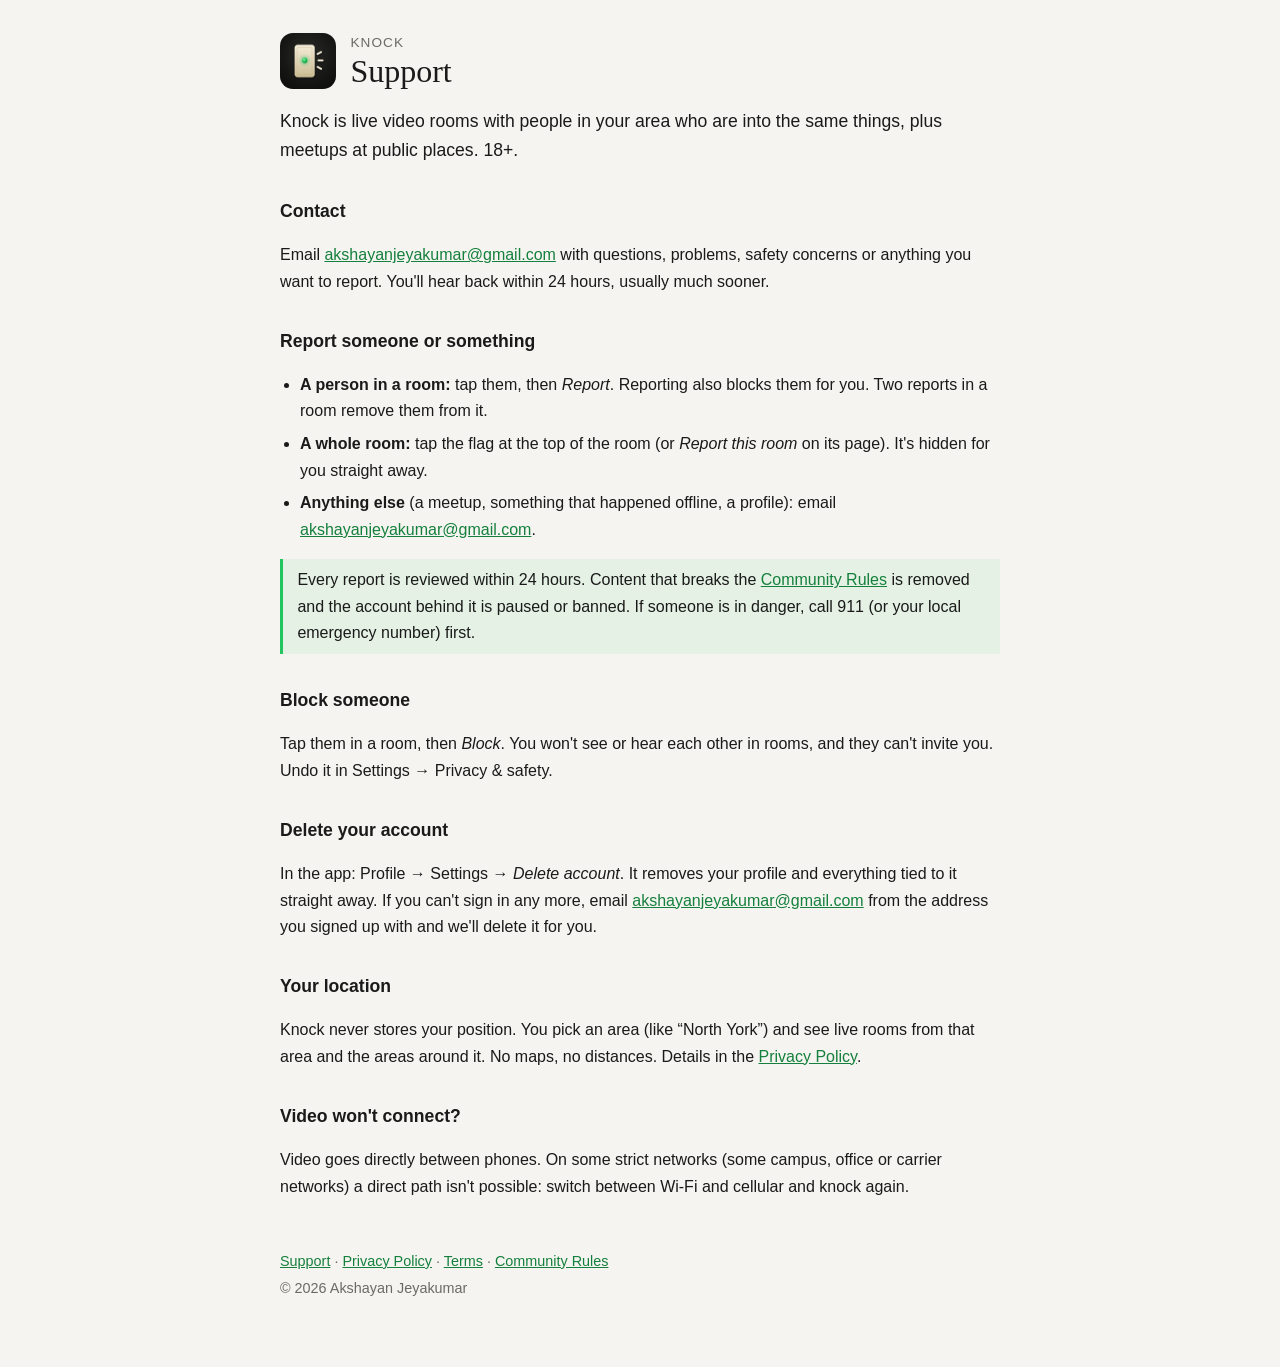
<file: index.html>
<!doctype html>
<html lang="en">
<head>
<meta charset="utf-8">
<meta name="viewport" content="width=device-width, initial-scale=1">
<title>Support · Knock</title>
<link rel="icon" href="icon.png">
<link rel="stylesheet" href="style.css">
</head>
<body>
<header><a href="./" class="mark"><img src="icon.png" alt="" width="56" height="56"></a><div><p class="app">Knock</p><h1>Support</h1></div></header>

<p class="lede">Knock is live video rooms with people in your area who are into the same things, plus meetups at public places. 18+.</p>
<h2>Contact</h2>
<p>Email <a href="mailto:akshayanjeyakumar@gmail.com">akshayanjeyakumar@gmail.com</a> with questions, problems, safety concerns or anything you want to report. You'll hear back within 24 hours, usually much sooner.</p>
<h2>Report someone or something</h2>
<ul>
<li><strong>A person in a room:</strong> tap them, then <em>Report</em>. Reporting also blocks them for you. Two reports in a room remove them from it.</li>
<li><strong>A whole room:</strong> tap the flag at the top of the room (or <em>Report this room</em> on its page). It's hidden for you straight away.</li>
<li><strong>Anything else</strong> (a meetup, something that happened offline, a profile): email <a href="mailto:akshayanjeyakumar@gmail.com">akshayanjeyakumar@gmail.com</a>.</li>
</ul>
<p class="note">Every report is reviewed within 24 hours. Content that breaks the <a href="rules.html">Community Rules</a> is removed and the account behind it is paused or banned. If someone is in danger, call 911 (or your local emergency number) first.</p>
<h2>Block someone</h2>
<p>Tap them in a room, then <em>Block</em>. You won't see or hear each other in rooms, and they can't invite you. Undo it in Settings → Privacy &amp; safety.</p>
<h2>Delete your account</h2>
<p>In the app: Profile → Settings → <em>Delete account</em>. It removes your profile and everything tied to it straight away. If you can't sign in any more, email <a href="mailto:akshayanjeyakumar@gmail.com">akshayanjeyakumar@gmail.com</a> from the address you signed up with and we'll delete it for you.</p>
<h2>Your location</h2>
<p>Knock never stores your position. You pick an area (like “North York”) and see live rooms from that area and the areas around it. No maps, no distances. Details in the <a href="privacy.html">Privacy Policy</a>.</p>
<h2>Video won't connect?</h2>
<p>Video goes directly between phones. On some strict networks (some campus, office or carrier networks) a direct path isn't possible: switch between Wi-Fi and cellular and knock again.</p>

<footer><a href="./">Support</a> · <a href="privacy.html">Privacy Policy</a> · <a href="terms.html">Terms</a> · <a href="rules.html">Community Rules</a><br>© 2026 Akshayan Jeyakumar</footer>
</body>
</html>
</file>
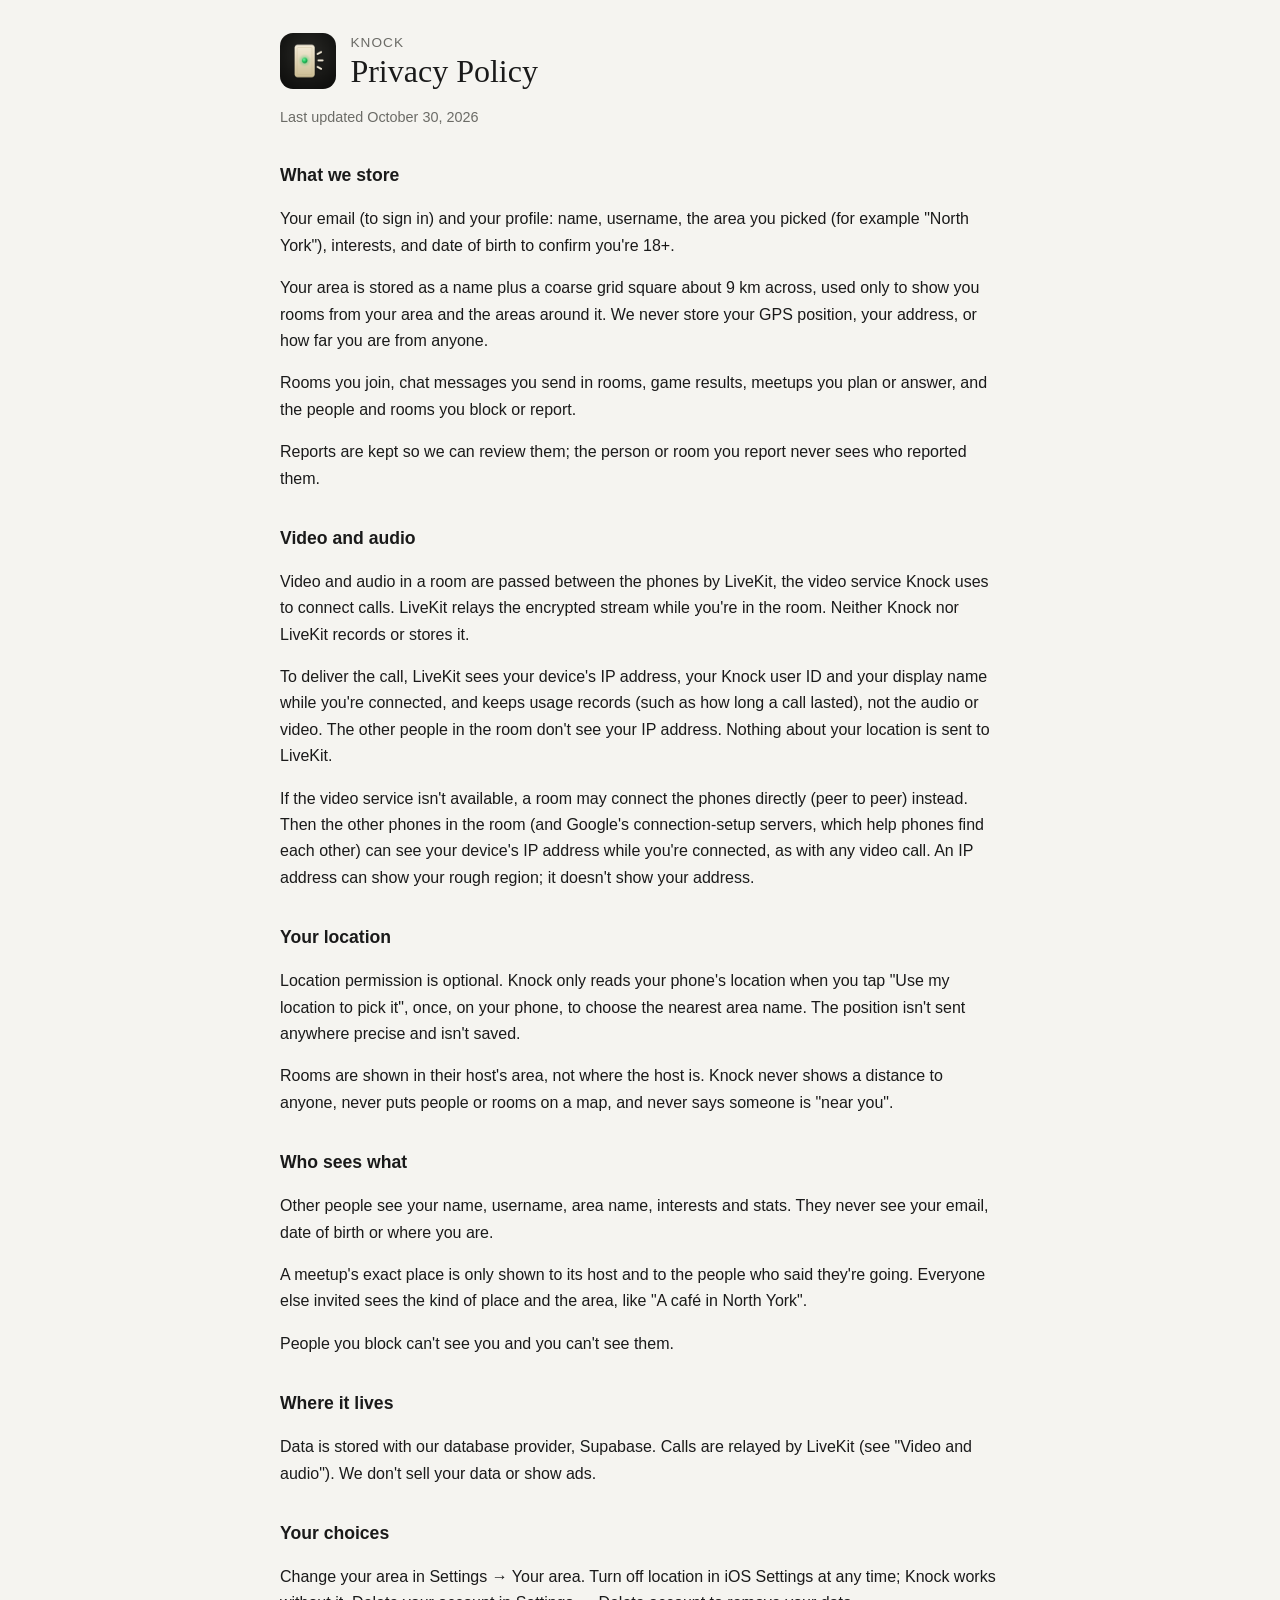
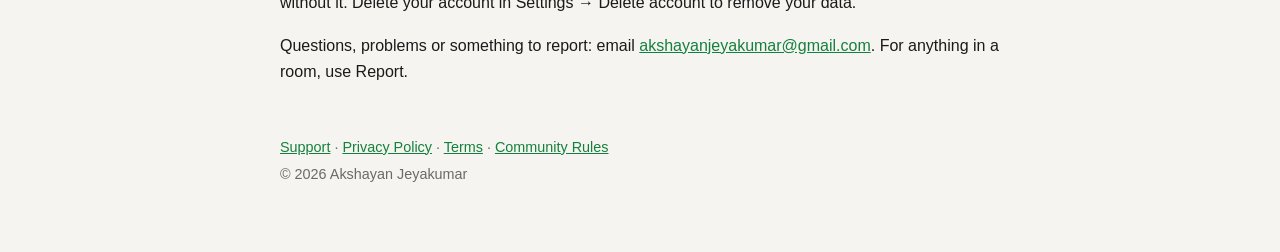
<file: privacy.html>
<!doctype html>
<html lang="en">
<head>
<meta charset="utf-8">
<meta name="viewport" content="width=device-width, initial-scale=1">
<title>Privacy Policy · Knock</title>
<link rel="icon" href="icon.png">
<link rel="stylesheet" href="style.css">
</head>
<body>
<header><a href="./" class="mark"><img src="icon.png" alt="" width="56" height="56"></a><div><p class="app">Knock</p><h1>Privacy Policy</h1></div></header>
<p class="updated">Last updated October 30, 2026</p>
<h2>What we store</h2>
<p>Your email (to sign in) and your profile: name, username, the area you picked (for example "North York"), interests, and date of birth to confirm you're 18+.</p>
<p>Your area is stored as a name plus a coarse grid square about 9 km across, used only to show you rooms from your area and the areas around it. We never store your GPS position, your address, or how far you are from anyone.</p>
<p>Rooms you join, chat messages you send in rooms, game results, meetups you plan or answer, and the people and rooms you block or report.</p>
<p>Reports are kept so we can review them; the person or room you report never sees who reported them.</p>
<h2>Video and audio</h2>
<p>Video and audio in a room are passed between the phones by LiveKit, the video service Knock uses to connect calls. LiveKit relays the encrypted stream while you're in the room. Neither Knock nor LiveKit records or stores it.</p>
<p>To deliver the call, LiveKit sees your device's IP address, your Knock user ID and your display name while you're connected, and keeps usage records (such as how long a call lasted), not the audio or video. The other people in the room don't see your IP address. Nothing about your location is sent to LiveKit.</p>
<p>If the video service isn't available, a room may connect the phones directly (peer to peer) instead. Then the other phones in the room (and Google's connection-setup servers, which help phones find each other) can see your device's IP address while you're connected, as with any video call. An IP address can show your rough region; it doesn't show your address.</p>
<h2>Your location</h2>
<p>Location permission is optional. Knock only reads your phone's location when you tap "Use my location to pick it", once, on your phone, to choose the nearest area name. The position isn't sent anywhere precise and isn't saved.</p>
<p>Rooms are shown in their host's area, not where the host is. Knock never shows a distance to anyone, never puts people or rooms on a map, and never says someone is "near you".</p>
<h2>Who sees what</h2>
<p>Other people see your name, username, area name, interests and stats. They never see your email, date of birth or where you are.</p>
<p>A meetup's exact place is only shown to its host and to the people who said they're going. Everyone else invited sees the kind of place and the area, like "A café in North York".</p>
<p>People you block can't see you and you can't see them.</p>
<h2>Where it lives</h2>
<p>Data is stored with our database provider, Supabase. Calls are relayed by LiveKit (see "Video and audio"). We don't sell your data or show ads.</p>
<h2>Your choices</h2>
<p>Change your area in Settings → Your area. Turn off location in iOS Settings at any time; Knock works without it. Delete your account in Settings → Delete account to remove your data.</p>
<p>Questions, problems or something to report: email <a href="mailto:akshayanjeyakumar@gmail.com">akshayanjeyakumar@gmail.com</a>. For anything in a room, use Report.</p>
<footer><a href="./">Support</a> · <a href="privacy.html">Privacy Policy</a> · <a href="terms.html">Terms</a> · <a href="rules.html">Community Rules</a><br>© 2026 Akshayan Jeyakumar</footer>
</body>
</html>
</file>
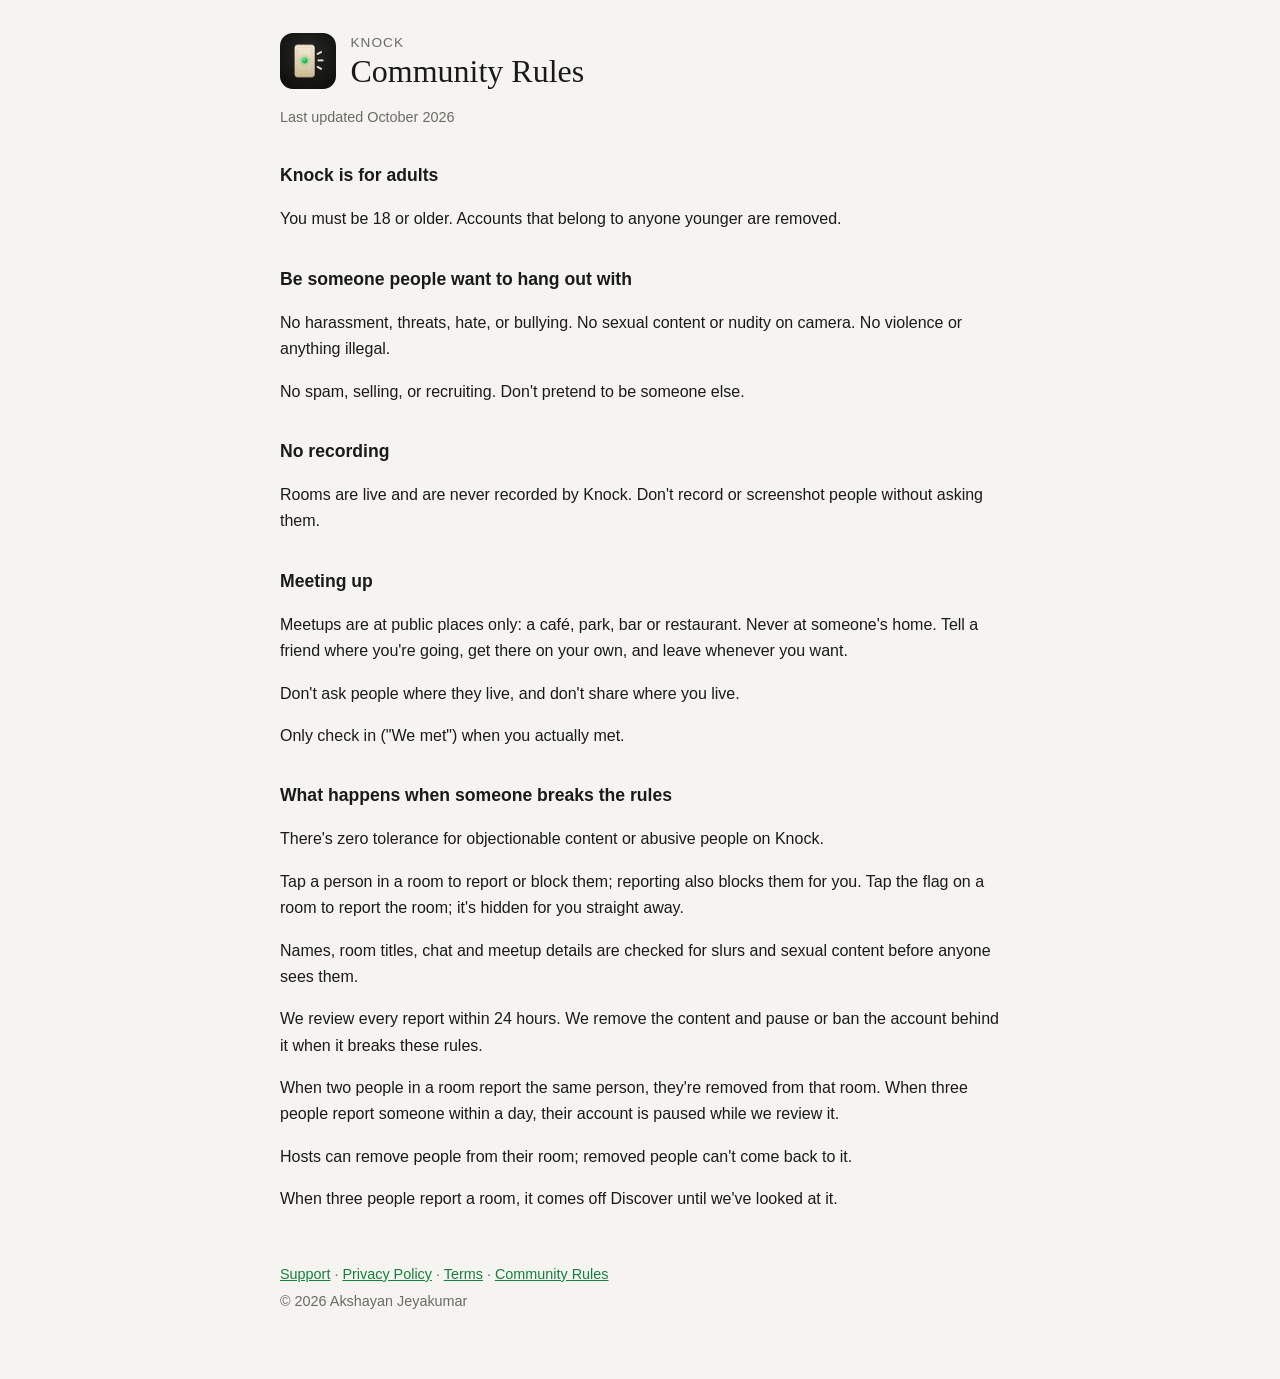
<file: rules.html>
<!doctype html>
<html lang="en">
<head>
<meta charset="utf-8">
<meta name="viewport" content="width=device-width, initial-scale=1">
<title>Community Rules · Knock</title>
<link rel="icon" href="icon.png">
<link rel="stylesheet" href="style.css">
</head>
<body>
<header><a href="./" class="mark"><img src="icon.png" alt="" width="56" height="56"></a><div><p class="app">Knock</p><h1>Community Rules</h1></div></header>
<p class="updated">Last updated October 2026</p>
<h2>Knock is for adults</h2>
<p>You must be 18 or older. Accounts that belong to anyone younger are removed.</p>
<h2>Be someone people want to hang out with</h2>
<p>No harassment, threats, hate, or bullying. No sexual content or nudity on camera. No violence or anything illegal.</p>
<p>No spam, selling, or recruiting. Don't pretend to be someone else.</p>
<h2>No recording</h2>
<p>Rooms are live and are never recorded by Knock. Don't record or screenshot people without asking them.</p>
<h2>Meeting up</h2>
<p>Meetups are at public places only: a café, park, bar or restaurant. Never at someone's home. Tell a friend where you're going, get there on your own, and leave whenever you want.</p>
<p>Don't ask people where they live, and don't share where you live.</p>
<p>Only check in ("We met") when you actually met.</p>
<h2>What happens when someone breaks the rules</h2>
<p>There's zero tolerance for objectionable content or abusive people on Knock.</p>
<p>Tap a person in a room to report or block them; reporting also blocks them for you. Tap the flag on a room to report the room; it's hidden for you straight away.</p>
<p>Names, room titles, chat and meetup details are checked for slurs and sexual content before anyone sees them.</p>
<p>We review every report within 24 hours. We remove the content and pause or ban the account behind it when it breaks these rules.</p>
<p>When two people in a room report the same person, they're removed from that room. When three people report someone within a day, their account is paused while we review it.</p>
<p>Hosts can remove people from their room; removed people can't come back to it.</p>
<p>When three people report a room, it comes off Discover until we've looked at it.</p>
<footer><a href="./">Support</a> · <a href="privacy.html">Privacy Policy</a> · <a href="terms.html">Terms</a> · <a href="rules.html">Community Rules</a><br>© 2026 Akshayan Jeyakumar</footer>
</body>
</html>
</file>
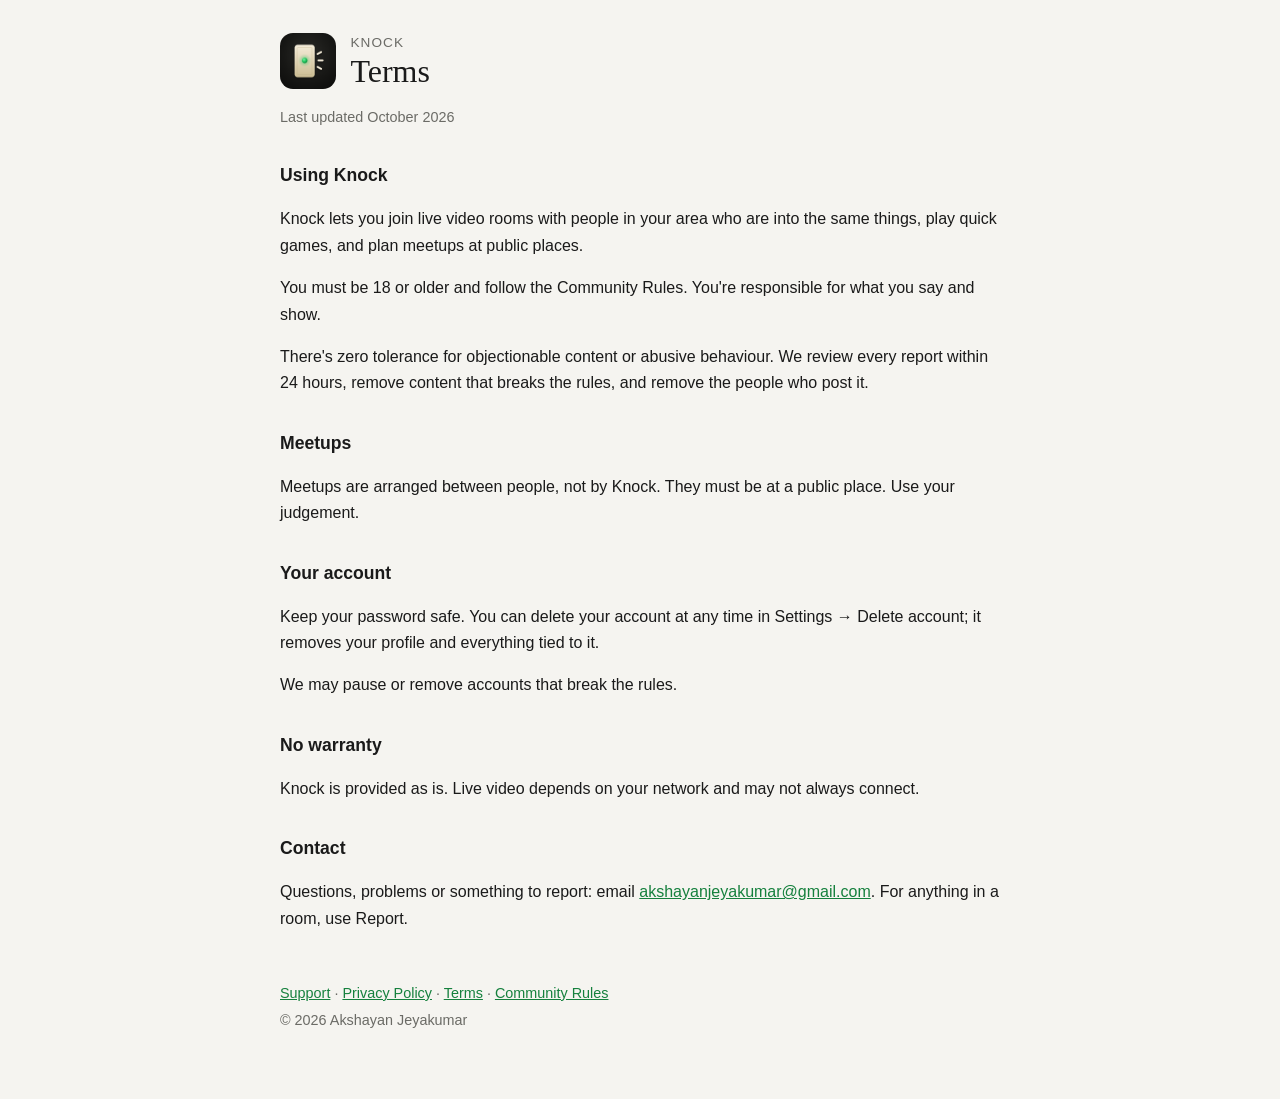
<file: terms.html>
<!doctype html>
<html lang="en">
<head>
<meta charset="utf-8">
<meta name="viewport" content="width=device-width, initial-scale=1">
<title>Terms · Knock</title>
<link rel="icon" href="icon.png">
<link rel="stylesheet" href="style.css">
</head>
<body>
<header><a href="./" class="mark"><img src="icon.png" alt="" width="56" height="56"></a><div><p class="app">Knock</p><h1>Terms</h1></div></header>
<p class="updated">Last updated October 2026</p>
<h2>Using Knock</h2>
<p>Knock lets you join live video rooms with people in your area who are into the same things, play quick games, and plan meetups at public places.</p>
<p>You must be 18 or older and follow the Community Rules. You're responsible for what you say and show.</p>
<p>There's zero tolerance for objectionable content or abusive behaviour. We review every report within 24 hours, remove content that breaks the rules, and remove the people who post it.</p>
<h2>Meetups</h2>
<p>Meetups are arranged between people, not by Knock. They must be at a public place. Use your judgement.</p>
<h2>Your account</h2>
<p>Keep your password safe. You can delete your account at any time in Settings → Delete account; it removes your profile and everything tied to it.</p>
<p>We may pause or remove accounts that break the rules.</p>
<h2>No warranty</h2>
<p>Knock is provided as is. Live video depends on your network and may not always connect.</p>
<h2>Contact</h2>
<p>Questions, problems or something to report: email <a href="mailto:akshayanjeyakumar@gmail.com">akshayanjeyakumar@gmail.com</a>. For anything in a room, use Report.</p>
<footer><a href="./">Support</a> · <a href="privacy.html">Privacy Policy</a> · <a href="terms.html">Terms</a> · <a href="rules.html">Community Rules</a><br>© 2026 Akshayan Jeyakumar</footer>
</body>
</html>
</file>
<file: style.css>
:root { color-scheme: light dark; }
body {
  font-family: -apple-system, BlinkMacSystemFont, "SF Pro Text", "Segoe UI", Roboto, Helvetica, Arial, sans-serif;
  max-width: 720px; margin: 0 auto; padding: 2rem 1.25rem 4rem;
  line-height: 1.65; color: #1A1A1A; background: #F5F4F0;
}
a { color: #15803D; }
header { display: flex; align-items: center; gap: 0.9rem; margin-bottom: 1rem; }
header img { width: 56px; height: 56px; border-radius: 13px; display: block; }
.app { margin: 0; font-size: 0.85rem; letter-spacing: 0.08em; text-transform: uppercase; color: #6B6B66; }
h1 { font-family: "DM Serif Display", Georgia, serif; font-weight: 400; font-size: 2rem; margin: 0; line-height: 1.1; }
h2 { font-size: 1.1rem; margin-top: 2rem; }
.lede { font-size: 1.1rem; }
.updated { color: #6B6B66; font-size: 0.9rem; margin-bottom: 2rem; }
.note { border-left: 3px solid #22C55E; padding: 0.5rem 0.9rem; background: rgba(34,197,94,0.08); }
ul { padding-left: 1.25rem; }
li { margin: 0.4rem 0; }
footer { margin-top: 3rem; font-size: 0.9rem; color: #6B6B66; line-height: 1.9; }
@media (prefers-color-scheme: dark) {
  body { color: #F5F4F0; background: #1A1A1A; }
  a { color: #4ADE80; }
  .app, .updated, footer { color: #A3A39E; }
  .note { background: rgba(34,197,94,0.1); }
}
</file>
